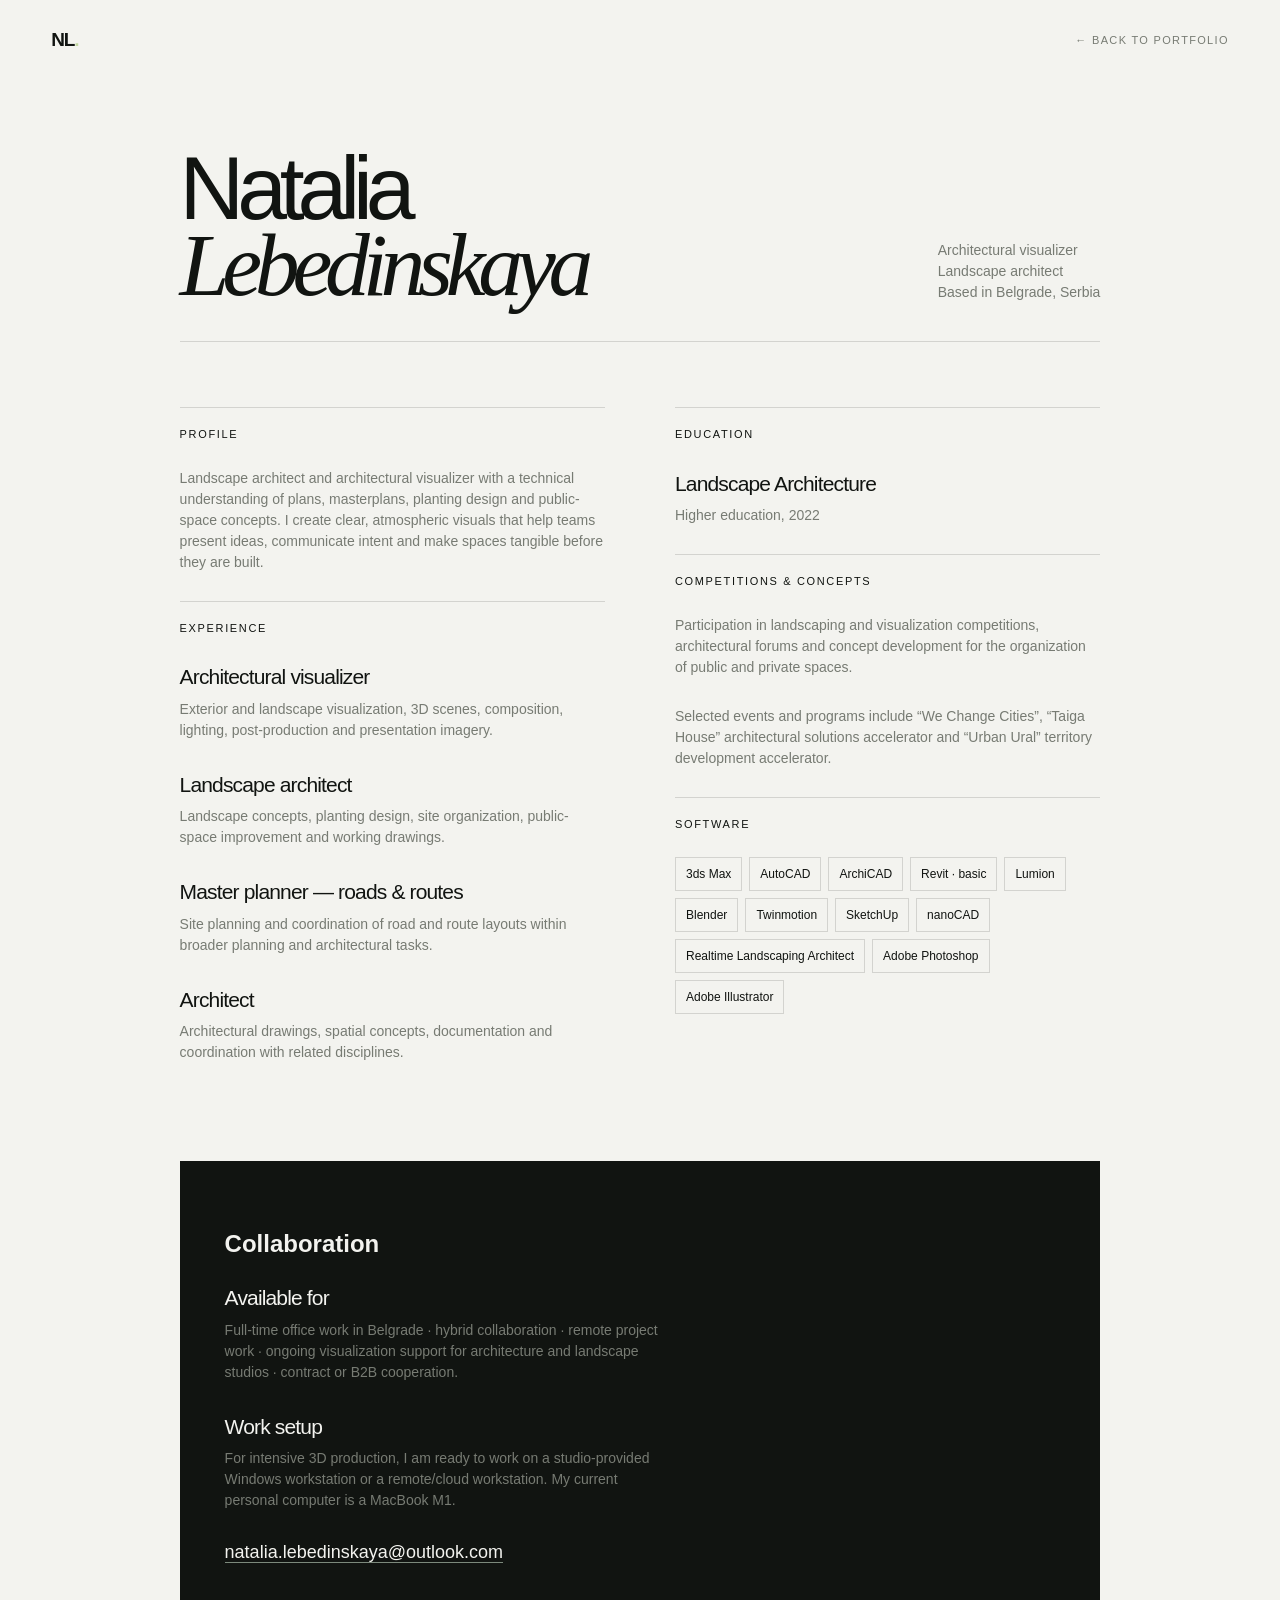
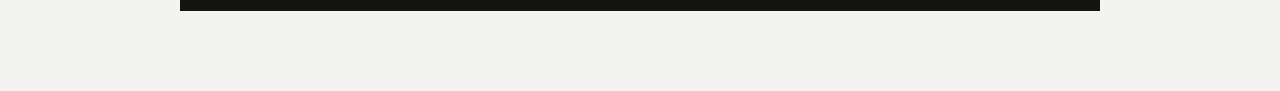
<file: resume.html>
<!doctype html><html lang="en"><head><meta charset="UTF-8"/><meta name="viewport" content="width=device-width,initial-scale=1"/><meta name="description" content="Natalia Lebedinskaya — CV and collaboration formats."/><link rel="icon" href="favicon.svg" type="image/svg+xml"/><title>Natalia Lebedinskaya — CV</title><link rel="stylesheet" href="styles.css"/></head><body class="resume-page"><header class="site-header"><a class="brand" href="index.html">NL<span>.</span></a><a class="resume-back" href="index.html">← Back to portfolio</a></header><main class="resume-wrap"><section class="resume-top"><div><h1>Natalia<br/><i>Lebedinskaya</i></h1></div><p>Architectural visualizer<br/>Landscape architect<br/>Based in Belgrade, Serbia</p></section><section class="resume-grid"><div><section class="resume-block"><h2>Profile</h2><div class="resume-item"><p>Landscape architect and architectural visualizer with a technical understanding of plans, masterplans, planting design and public-space concepts. I create clear, atmospheric visuals that help teams present ideas, communicate intent and make spaces tangible before they are built.</p></div></section><section class="resume-block"><h2>Experience</h2><div class="resume-item"><h3>Architectural visualizer</h3><p>Exterior and landscape visualization, 3D scenes, composition, lighting, post-production and presentation imagery.</p></div><div class="resume-item"><h3>Landscape architect</h3><p>Landscape concepts, planting design, site organization, public-space improvement and working drawings.</p></div><div class="resume-item"><h3>Master planner — roads & routes</h3><p>Site planning and coordination of road and route layouts within broader planning and architectural tasks.</p></div><div class="resume-item"><h3>Architect</h3><p>Architectural drawings, spatial concepts, documentation and coordination with related disciplines.</p></div></section></div><div><section class="resume-block"><h2>Education</h2><div class="resume-item"><h3>Landscape Architecture</h3><p>Higher education, 2022</p></div></section><section class="resume-block"><h2>Competitions & concepts</h2><div class="resume-item"><p>Participation in landscaping and visualization competitions, architectural forums and concept development for the organization of public and private spaces.</p></div><div class="resume-item"><p>Selected events and programs include “We Change Cities”, “Taiga House” architectural solutions accelerator and “Urban Ural” territory development accelerator.</p></div></section><section class="resume-block"><h2>Software</h2><div class="skill-cloud"><span>3ds Max</span><span>AutoCAD</span><span>ArchiCAD</span><span>Revit · basic</span><span>Lumion</span><span>Blender</span><span>Twinmotion</span><span>SketchUp</span><span>nanoCAD</span><span>Realtime Landscaping Architect</span><span>Adobe Photoshop</span><span>Adobe Illustrator</span></div></section></div></section><section class="resume-contact"><h2>Collaboration</h2><div class="resume-item"><h3>Available for</h3><p>Full-time office work in Belgrade · hybrid collaboration · remote project work · ongoing visualization support for architecture and landscape studios · contract or B2B cooperation.</p></div><div class="resume-item"><h3>Work setup</h3><p>For intensive 3D production, I am ready to work on a studio-provided Windows workstation or a remote/cloud workstation. My current personal computer is a MacBook M1.</p></div><a href="mailto:natalia.lebedinskaya@outlook.com">natalia.lebedinskaya@outlook.com</a></section></main></body></html>
</file>
<file: styles.css>
:root{--ink:#111411;--muted:#777b73;--paper:#f3f3ef;--line:rgba(17,20,17,.14);--forest:#24392b;--serif:Georgia,'Times New Roman',serif;--sans:'Helvetica Neue',Helvetica,Arial,sans-serif}*{box-sizing:border-box}html{scroll-behavior:smooth}body{margin:0;background:var(--paper);color:var(--ink);font-family:var(--sans);font-size:16px;line-height:1.5;overflow-x:hidden}a{color:inherit;text-decoration:none}button{font:inherit}.site-header{height:80px;padding:0 4vw;display:flex;align-items:center;justify-content:space-between;position:fixed;top:0;left:0;right:0;z-index:20;color:#fff;mix-blend-mode:difference}.brand{font-size:19px;letter-spacing:-.06em;font-weight:600}.brand span{color:#c3d8a3}.main-nav{display:flex;gap:28px;font-size:12px;letter-spacing:.11em;text-transform:uppercase}.main-nav a,.header-cta{transition:opacity .25s}.main-nav a:hover,.header-cta:hover{opacity:.55}.header-actions{display:flex;align-items:center;gap:25px}.language-switcher{display:flex;gap:3px}.lang-btn{border:0;color:inherit;background:transparent;font-size:11px;letter-spacing:.08em;opacity:.48;padding:5px;cursor:pointer}.lang-btn.is-active{opacity:1}.header-cta{font-size:12px;letter-spacing:.1em;text-transform:uppercase;border-bottom:1px solid currentColor;padding-bottom:4px}.section-dark{background:var(--ink);color:#f3f3ef}.hero{min-height:100svh;position:relative;padding:15vh 8vw 7vh;display:grid;grid-template-columns:1fr 1fr;gap:7vw;align-items:center;overflow:hidden}.hero-copy{position:relative;z-index:2;padding-top:3vh}.eyebrow,.section-kicker{font-size:11px;letter-spacing:.16em;text-transform:uppercase;color:var(--muted)}.hero .eyebrow{color:#aeb7a8;margin-bottom:28px}.hero h1{font-size:clamp(4rem,7.6vw,8.8rem);font-weight:400;letter-spacing:-.08em;line-height:.87;margin:0 0 35px}.hero h1 em,.work h2 i,.nature-section h2 i,.contact-section h2 i{font-family:var(--serif);font-weight:400;letter-spacing:-.06em}.hero-intro{max-width:350px;color:#b4b8b1;font-size:15px;margin-bottom:39px}.round-link{display:inline-flex;align-items:center;gap:20px;font-size:12px;letter-spacing:.13em;text-transform:uppercase;border-bottom:1px solid rgba(255,255,255,.4);padding-bottom:12px}.round-link b{font-size:21px;font-weight:300;line-height:.6;transition:transform .25s}.round-link:hover b{transform:translate(5px,5px)}.hero-image-wrap{position:relative;z-index:2;padding-top:9vh}.hero-image-frame{position:relative;overflow:hidden;aspect-ratio:1.06/1;transform:rotate(2deg);box-shadow:0 30px 70px rgba(0,0,0,.25)}.hero-image-frame img{width:100%;height:100%;object-fit:cover;display:block;filter:saturate(.87) contrast(1.04)}.image-caption{position:absolute;bottom:0;left:0;right:0;padding:48px 18px 15px;display:flex;justify-content:space-between;font-size:10px;letter-spacing:.1em;text-transform:uppercase;background:linear-gradient(transparent,rgba(0,0,0,.6))}.hero-orb{position:absolute;border:1px solid rgba(195,216,163,.17);border-radius:50%;pointer-events:none}.hero-orb-one{width:56vw;height:56vw;right:-16vw;top:-16vw}.hero-orb-two{width:34vw;height:34vw;left:-18vw;bottom:-19vw}.scroll-note{position:absolute;left:8vw;bottom:5vh;display:flex;gap:12px;align-items:center;color:#798378;font-size:10px;letter-spacing:.12em;text-transform:uppercase}.scroll-note span{height:36px;width:1px;background:#798378}.section-light{background:var(--paper)}.statement{padding:16vh 8vw 15vh;display:grid;grid-template-columns:1fr 2fr;gap:8vw}.statement-content{max-width:800px}.statement h2{font-size:clamp(2.4rem,5vw,5.7rem);font-weight:400;letter-spacing:-.075em;line-height:.95;margin:0 0 35px}.statement p{font-size:18px;line-height:1.5;max-width:520px;color:#62665f}.work{padding:4vh 8vw 15vh}.work-heading{display:grid;grid-template-columns:1fr 1fr;gap:8vw;margin-bottom:70px}.work h2,.nature-section h2,.contact-section h2{font-size:clamp(3rem,6vw,7rem);font-weight:400;line-height:.88;letter-spacing:-.08em;margin:25px 0 0}.work-heading>p{color:var(--muted);max-width:310px;align-self:end;margin-bottom:4px}.project-grid{display:grid;grid-template-columns:1.17fr .83fr;column-gap:5vw;row-gap:10vh}.project-card-large{grid-row:span 2}.project-card-wide{grid-column:1 / -1;max-width:72%;margin-left:auto}.project-image{border:0;padding:0;background:none;width:100%;display:block;position:relative;cursor:pointer;overflow:hidden;text-align:left}.project-image img{display:block;width:100%;aspect-ratio:1.36/1;object-fit:cover;transition:transform .7s cubic-bezier(.2,.7,.2,1),filter .5s}.project-card-large .project-image img{aspect-ratio:.86/1}.project-card-wide .project-image img{aspect-ratio:1.8/1}.project-image:hover img{transform:scale(1.045);filter:saturate(.78)}.view-label{position:absolute;left:18px;bottom:18px;color:#fff;border:1px solid rgba(255,255,255,.65);padding:8px 12px;font-size:10px;letter-spacing:.11em;text-transform:uppercase;opacity:0;transform:translateY(8px);transition:.3s;background:rgba(0,0,0,.18);backdrop-filter:blur(8px)}.project-image:hover .view-label{opacity:1;transform:translateY(0)}.project-meta{display:flex;justify-content:space-between;gap:20px;padding-top:16px}.project-meta>div{display:flex;gap:18px;align-items:baseline}.project-meta span,.project-meta p{color:var(--muted);font-size:10px;letter-spacing:.1em;text-transform:uppercase}.project-meta h3{font-size:18px;font-weight:400;margin:0}.project-meta p{margin:0;text-align:right}.nature-section{min-height:90svh;background:var(--forest);color:#f1f2e9;position:relative;overflow:hidden;padding:13vh 8vw;display:flex;align-items:center}.nature-backdrop{position:absolute;inset:-8%;background:url('assets/IMG_2759.JPG') center/cover;filter:blur(14px) saturate(.6);opacity:.23;transform:scale(1.1)}.nature-section:after{content:"";position:absolute;inset:0;background:linear-gradient(90deg,rgba(22,42,27,.9),rgba(22,42,27,.5) 55%,rgba(22,42,27,.18))}.nature-inner{max-width:760px;position:relative;z-index:2}.light-kicker{color:#bacab1}.nature-section h2{margin-bottom:32px}.nature-section p{color:#cbd6c6;max-width:360px;font-size:16px}.outline-link{display:inline-flex;gap:35px;margin-top:30px;padding:12px 0;border-bottom:1px solid rgba(255,255,255,.5);font-size:11px;letter-spacing:.14em;text-transform:uppercase}.outline-link span{font-size:20px;line-height:.5}.nature-image{position:absolute;z-index:2;right:8vw;bottom:-4vh;width:31vw;max-width:480px;transform:rotate(3deg);box-shadow:0 25px 60px rgba(0,0,0,.3)}.nature-image img{display:block;width:100%;aspect-ratio:.78/1;object-fit:cover;filter:saturate(.78)}.services{padding:15vh 8vw}.service-list{margin-top:55px;border-top:1px solid var(--line)}.service-row{display:grid;grid-template-columns:8% 42% 1fr;gap:20px;padding:28px 0;border-bottom:1px solid var(--line);align-items:baseline}.service-row>span{font-size:11px;color:var(--muted)}.service-row h3{font-size:clamp(1.45rem,2.2vw,2.2rem);font-weight:400;letter-spacing:-.05em;margin:0}.service-row p{font-size:14px;color:var(--muted);max-width:300px;margin:0}.contact-section{padding:16vh 8vw 35px;min-height:82vh;display:flex;flex-direction:column;justify-content:space-between}.contact-inner{max-width:900px}.contact-section h2{margin:25px 0 45px}.contact-email{font-size:clamp(1.1rem,2.2vw,2rem);border-bottom:1px solid #6d766c;padding-bottom:8px}.contact-links{display:flex;gap:24px;margin-top:35px;color:#aeb7a8;font-size:12px;letter-spacing:.1em;text-transform:uppercase}.contact-links a:hover{color:#fff}.pending-link{opacity:.7}footer{display:flex;justify-content:space-between;color:#707970;font-size:11px;letter-spacing:.08em;text-transform:uppercase;padding-top:40px}.lightbox{position:fixed;inset:0;background:rgba(10,12,10,.96);z-index:40;display:flex;align-items:center;justify-content:center;padding:6vw}.lightbox[hidden]{display:none}.lightbox figure{margin:0;max-width:min(88vw,1200px);max-height:88vh}.lightbox img{display:block;max-width:100%;max-height:78vh;object-fit:contain}.lightbox figcaption{color:#fff;margin-top:14px;font-size:11px;letter-spacing:.1em;text-transform:uppercase}.lightbox-close,.lightbox-arrow{position:absolute;background:none;border:0;color:#fff;cursor:pointer}.lightbox-close{top:28px;right:35px;font-size:36px;font-weight:200}.lightbox-arrow{top:50%;font-size:28px;padding:20px}.lightbox-prev{left:3vw}.lightbox-next{right:3vw}.reveal{opacity:0;transform:translateY(22px);transition:opacity .9s ease,transform .9s cubic-bezier(.2,.7,.2,1)}.reveal.is-visible{opacity:1;transform:none}.reveal-delay{transition-delay:.16s}.cursor-glow{position:fixed;width:220px;height:220px;border-radius:50%;pointer-events:none;background:radial-gradient(circle,rgba(181,205,146,.09),transparent 65%);transform:translate(-50%,-50%);z-index:1;display:none}@media(pointer:fine){.cursor-glow{display:block}}@media(max-width:760px){.site-header{height:68px;padding:0 6vw}.main-nav{display:none}.header-actions{gap:12px}.header-cta{display:none}.hero{padding:18vh 6vw 12vh;display:flex;flex-direction:column;align-items:flex-start;gap:8vh}.hero h1{font-size:clamp(3.8rem,17vw,6rem)}.hero-image-wrap{padding:0;width:92%;align-self:flex-end}.hero-image-frame{transform:rotate(1.5deg)}.scroll-note{left:6vw;bottom:4vh}.statement,.work,.services{padding-left:6vw;padding-right:6vw}.statement{display:block;padding-top:13vh}.statement .section-kicker{margin-bottom:45px}.statement h2{font-size:clamp(2.5rem,12vw,4rem)}.statement p{font-size:16px}.work-heading{display:block;margin-bottom:45px}.work-heading>p{margin-top:25px}.project-grid{display:block}.project-card,.project-card-large,.project-card-wide{margin:0 0 65px}.project-card-large .project-image img{aspect-ratio:1.1/1}.project-meta{display:block}.project-meta p{text-align:left;margin-top:8px}.nature-section{padding:14vh 6vw 50vh;min-height:100svh}.nature-section h2{font-size:clamp(3rem,13vw,5rem)}.nature-image{right:6vw;bottom:6vh;width:65vw}.service-row{grid-template-columns:12% 1fr;gap:6px 12px;padding:25px 0}.service-row p{grid-column:2}.contact-section{padding-left:6vw;padding-right:6vw;min-height:90vh}.contact-section h2{font-size:clamp(3.3rem,14vw,5rem)}.contact-email{font-size:1rem}.contact-links{flex-wrap:wrap;gap:16px}.contact-links a{font-size:10px}footer{display:block;line-height:2}footer span{display:block}.lightbox-arrow{padding:10px;font-size:22px}.lightbox-prev{left:1vw}.lightbox-next{right:1vw}}@media(prefers-reduced-motion:reduce){html{scroll-behavior:auto}.reveal{opacity:1;transform:none;transition:none}.project-image img,.round-link b{transition:none}.cursor-glow{display:none}}
:root{--archive:#e9eae3}
.hero{padding-top:11vh;padding-bottom:4vh}.statement{padding-top:10vh;padding-bottom:10vh}.work{padding-top:2vh;padding-bottom:10vh}.work-heading{margin-bottom:48px}.project-grid{row-gap:7vh}.services{padding-top:10vh;padding-bottom:10vh}.portfolio-archive{padding:10vh 8vw;background:var(--archive)}.archive-heading{display:flex;justify-content:space-between;gap:6vw;align-items:end;margin-bottom:45px}.archive-heading h2{font-size:clamp(2.8rem,5vw,5.5rem);font-weight:400;letter-spacing:-.08em;line-height:.9;margin:20px 0 0}.archive-heading p{max-width:330px;color:var(--muted);margin:0}.archive-grid{display:grid;grid-template-columns:repeat(3,1fr);gap:2px;background:var(--line)}.archive-card{background:var(--archive);padding:18px;transition:background .3s,transform .3s}.archive-card:hover{background:#fff;transform:translateY(-5px)}.archive-card img{width:100%;height:230px;object-fit:cover;display:block;filter:saturate(.82)}.archive-card h3{font-size:17px;font-weight:400;margin:18px 0 5px;letter-spacing:-.04em}.archive-card p{font-size:11px;color:var(--muted);margin:0;line-height:1.4}.profile-section{padding:10vh 8vw;background:var(--paper);display:grid;grid-template-columns:.8fr 1.2fr;gap:8vw}.profile-section h2{font-size:clamp(2.6rem,5vw,5rem);font-weight:400;letter-spacing:-.08em;line-height:.9;margin:20px 0 0}.profile-section h2 i{font-family:var(--serif)}.profile-copy>p{font-size:18px;max-width:640px;color:#5f655d;margin:0 0 34px}.profile-columns{display:grid;grid-template-columns:1fr 1fr;gap:35px}.profile-block h3{font-size:12px;letter-spacing:.14em;text-transform:uppercase;font-weight:400;margin:0 0 14px}.profile-block p{font-size:14px;color:#687066;margin:0}.skill-cloud{display:flex;flex-wrap:wrap;gap:7px}.skill-cloud span{font-size:12px;border:1px solid var(--line);padding:7px 10px}.location-section{background:#dce5d4;padding:8vh 8vw;display:grid;grid-template-columns:1fr 1fr;gap:7vw}.location-section h2{font-size:clamp(2.2rem,4vw,4rem);font-weight:400;letter-spacing:-.07em;line-height:.92;margin:18px 0 0}.location-section p{color:#586357;max-width:430px}.work-modes{border-top:1px solid rgba(36,57,43,.25)}.work-mode{display:flex;justify-content:space-between;gap:20px;padding:16px 0;border-bottom:1px solid rgba(36,57,43,.25);font-size:14px}.work-mode span{color:#586357}.resume-link{display:inline-flex;gap:12px;margin-top:28px;border-bottom:1px solid currentColor;padding-bottom:8px;font-size:12px;letter-spacing:.12em;text-transform:uppercase}.resume-page{background:var(--paper);min-height:100vh}.resume-page .site-header{color:var(--ink);mix-blend-mode:normal}.resume-wrap{max-width:1100px;margin:auto;padding:150px 7vw 80px}.resume-top{display:flex;justify-content:space-between;align-items:end;border-bottom:1px solid var(--line);padding-bottom:38px}.resume-top h1{font-size:clamp(3rem,7vw,7rem);font-weight:400;letter-spacing:-.08em;line-height:.85;margin:0}.resume-top h1 i{font-family:var(--serif)}.resume-top p{max-width:230px;color:var(--muted);font-size:14px;margin:0}.resume-grid{display:grid;grid-template-columns:1fr 1fr;gap:70px;margin-top:65px}.resume-block{border-top:1px solid var(--line);padding-top:18px}.resume-block h2{font-size:11px;letter-spacing:.15em;text-transform:uppercase;font-weight:400;margin:0 0 25px}.resume-item{margin-bottom:28px}.resume-item h3{font-size:21px;font-weight:400;letter-spacing:-.04em;margin:0 0 6px}.resume-item p{font-size:14px;color:var(--muted);margin:0;max-width:450px}.resume-contact{background:var(--ink);color:#f3f3ef;padding:45px;margin-top:70px}.resume-contact a{font-size:18px;border-bottom:1px solid #7c897c}.resume-back{font-size:11px;letter-spacing:.12em;text-transform:uppercase;color:var(--muted)}
@media(max-width:760px){.hero{padding-top:13vh}.statement,.work,.services{padding-top:8vh;padding-bottom:8vh}.archive-heading{display:block}.archive-heading p{margin-top:25px}.archive-grid{display:block;background:none}.archive-card{margin-bottom:18px;padding:0 0 20px;border-bottom:1px solid var(--line)}.archive-card img{height:auto;max-height:270px}.profile-section,.location-section{display:block;padding:8vh 6vw}.profile-copy{margin-top:45px}.profile-columns{display:block}.profile-block{margin-bottom:32px}.location-section .work-modes{margin-top:40px}.resume-wrap{padding:115px 6vw 50px}.resume-top{display:block}.resume-top p{margin-top:25px}.resume-grid{display:block;margin-top:40px}.resume-block{margin-bottom:55px}.resume-contact{margin-top:35px;padding:30px 22px}.resume-contact a{font-size:15px}}
.archive-grid{background:none;gap:20px}.archive-card{border:1px solid var(--line)}.resume-header{display:inline-block}.header-actions .resume-header{margin-left:0}
.archive-grid{grid-template-columns:repeat(2,1fr)}.hero-location{font-size:11px;letter-spacing:.12em;text-transform:uppercase;color:#c3d8a3;margin:0 0 22px;max-width:520px}
.archive-grid{display:grid!important;grid-template-columns:repeat(2,minmax(0,1fr))!important;background:transparent!important;min-height:0!important;align-items:start}.archive-card{min-width:0;background:var(--paper)}.exploded-section{display:grid;grid-template-columns:minmax(260px,.72fr) minmax(520px,1.28fr);gap:7vw;align-items:center;padding:12vw 7vw;background:#e8ebe3;color:#182019;overflow:hidden}.exploded-copy h2{font-size:clamp(3.2rem,6.2vw,7rem);font-weight:400;letter-spacing:-.08em;line-height:.86;margin:22px 0 30px}.exploded-copy h2 i{font-family:var(--serif)}.process-description{max-width:390px;color:#5d665d;font-size:15px;line-height:1.5}.process-steps{display:flex;flex-wrap:wrap;gap:9px;margin-top:42px}.process-steps span{border:1px solid #aeb8aa;border-radius:999px;padding:9px 12px;font-size:10px;letter-spacing:.12em;text-transform:uppercase}.exploded-stage{position:relative;isolation:isolate;width:min(100%,720px);aspect-ratio:1.15;min-height:520px;margin:auto}.exploded-layer{position:absolute;left:12%;top:12%;width:66%;height:65%;padding:8px;background:#f4f5f0;box-shadow:0 18px 45px #24302222;transform:translate3d(0,0,0) rotate(0deg);transition:transform 900ms cubic-bezier(.2,.8,.2,1),box-shadow 900ms ease;will-change:transform}.exploded-layer img{display:block;width:100%;height:100%;object-fit:cover}.exploded-layer span{position:absolute;left:8px;bottom:-27px;font-size:10px;letter-spacing:.12em;text-transform:uppercase;color:#4d5b4b}.layer-plan{z-index:1;transform:translate3d(-13%,16%,0) rotate(-8deg)}.layer-space{z-index:2;transform:translate3d(11%,8%,0) rotate(6deg)}.layer-scene{z-index:3;transform:translate3d(-5%,-5%,0) rotate(-3deg)}.layer-light{z-index:4;transform:translate3d(9%,-14%,0) rotate(5deg)}.exploded-stage.is-visible .layer-plan{transform:translate3d(-23%,25%,0) rotate(-12deg)}.exploded-stage.is-visible .layer-space{transform:translate3d(19%,13%,0) rotate(9deg)}.exploded-stage.is-visible .layer-scene{transform:translate3d(-9%,-8%,0) rotate(-5deg)}.exploded-stage.is-visible .layer-light{transform:translate3d(16%,-19%,0) rotate(7deg)}.exploded-stage:hover .layer-plan{transform:translate3d(-29%,31%,0) rotate(-14deg)}.exploded-stage:hover .layer-space{transform:translate3d(25%,17%,0) rotate(11deg)}.exploded-stage:hover .layer-scene{transform:translate3d(-13%,-12%,0) rotate(-6deg)}.exploded-stage:hover .layer-light{transform:translate3d(22%,-24%,0) rotate(9deg)}.exploded-mark{position:absolute;right:0;bottom:7%;z-index:5;font-size:10px;line-height:1.35;letter-spacing:.16em;color:#7d8a78;text-align:right}.exploded-stage:after{content:"";position:absolute;inset:12% 9% 17% 9%;border:1px solid #c4cec0;border-radius:50%;z-index:-1}@media(max-width:900px){.exploded-section{grid-template-columns:1fr;gap:40px;padding:15vw 6vw}.exploded-stage{width:min(100%,680px)}}@media(max-width:760px){.archive-grid{display:block!important}.exploded-section{padding:18vw 6vw}.exploded-copy h2{font-size:clamp(3rem,15vw,5rem)}.exploded-stage{min-height:430px;aspect-ratio:1}.exploded-layer{left:13%;top:15%;width:70%;height:61%;padding:6px}.exploded-layer span{font-size:8px;bottom:-22px}.exploded-stage.is-visible .layer-plan{transform:translate3d(-16%,21%,0) rotate(-8deg)}.exploded-stage.is-visible .layer-space{transform:translate3d(13%,11%,0) rotate(6deg)}.exploded-stage.is-visible .layer-scene{transform:translate3d(-6%,-6%,0) rotate(-3deg)}.exploded-stage.is-visible .layer-light{transform:translate3d(11%,-14%,0) rotate(5deg)}.exploded-stage:hover .layer-plan{transform:translate3d(-19%,24%,0) rotate(-9deg)}.exploded-stage:hover .layer-space{transform:translate3d(16%,13%,0) rotate(7deg)}.exploded-stage:hover .layer-scene{transform:translate3d(-8%,-8%,0) rotate(-4deg)}.exploded-stage:hover .layer-light{transform:translate3d(14%,-17%,0) rotate(6deg)}.exploded-mark{font-size:8px;bottom:4%}}@media(prefers-reduced-motion:reduce){.exploded-layer{transition:none}.exploded-stage.is-visible .exploded-layer,.exploded-stage:hover .exploded-layer{transform:translate3d(0,0,0) rotate(0deg)}}
</file>
